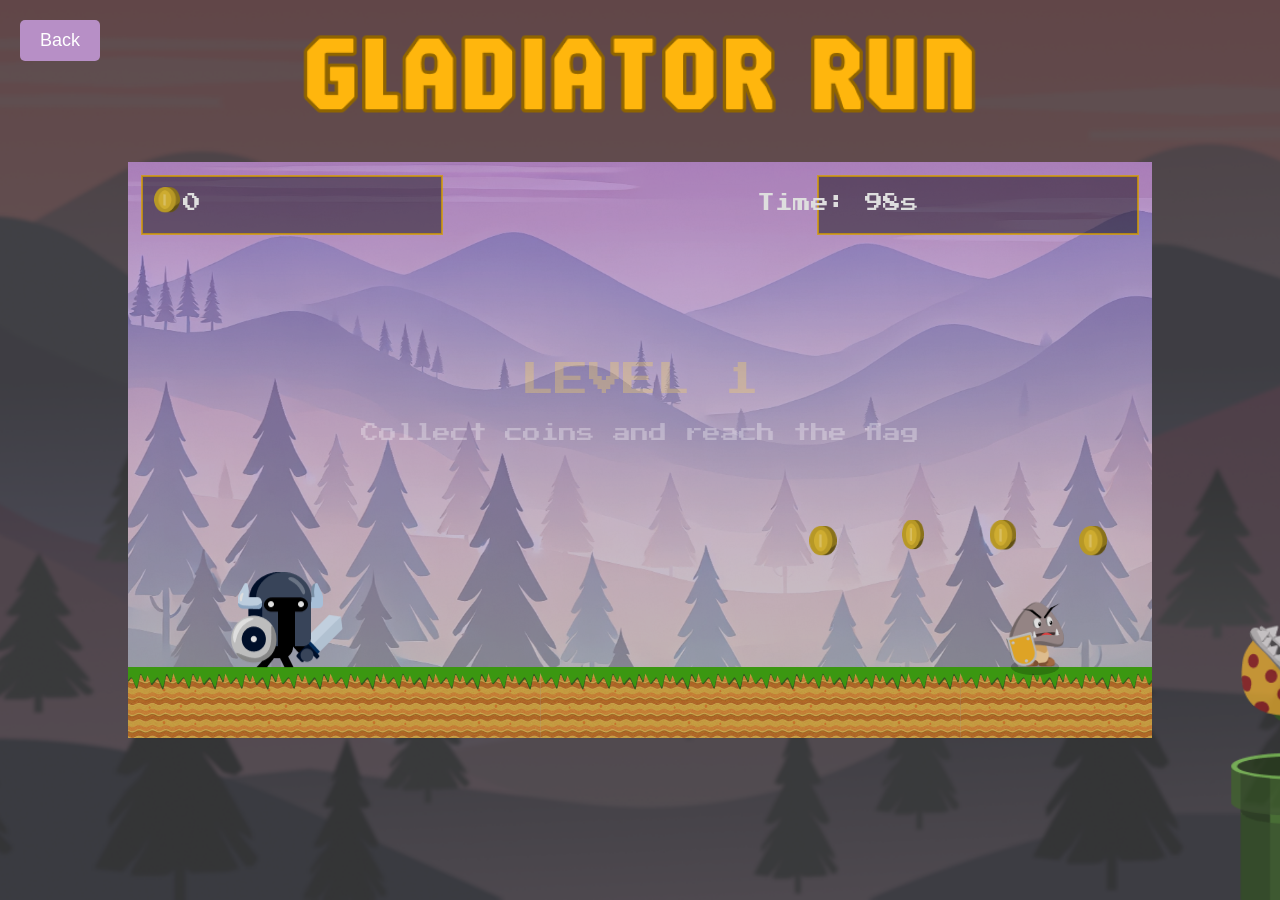
<file: GLADIATOR_RUN/index.html>
<!DOCTYPE html>
<html>
  <head>
    <meta charset="UTF-8" />
    <title>Gladiator Run</title>

    <link rel="stylesheet" href="./css/style.css" />

    <link
      href="https://fonts.googleapis.com/css2?family=Press+Start+2P&display=swap"
      rel="stylesheet"
    />
  </head>

  <body class="game">
    <canvas></canvas>

    <button class="backPlay" onclick="goBack()">Back</button>

    <script>
      function goBack() {
        window.location.href = "./webpage.html";
      }
    </script>

    <script type="module" src="./javascript/script.js"></script>
  </body>
</html>
</file>
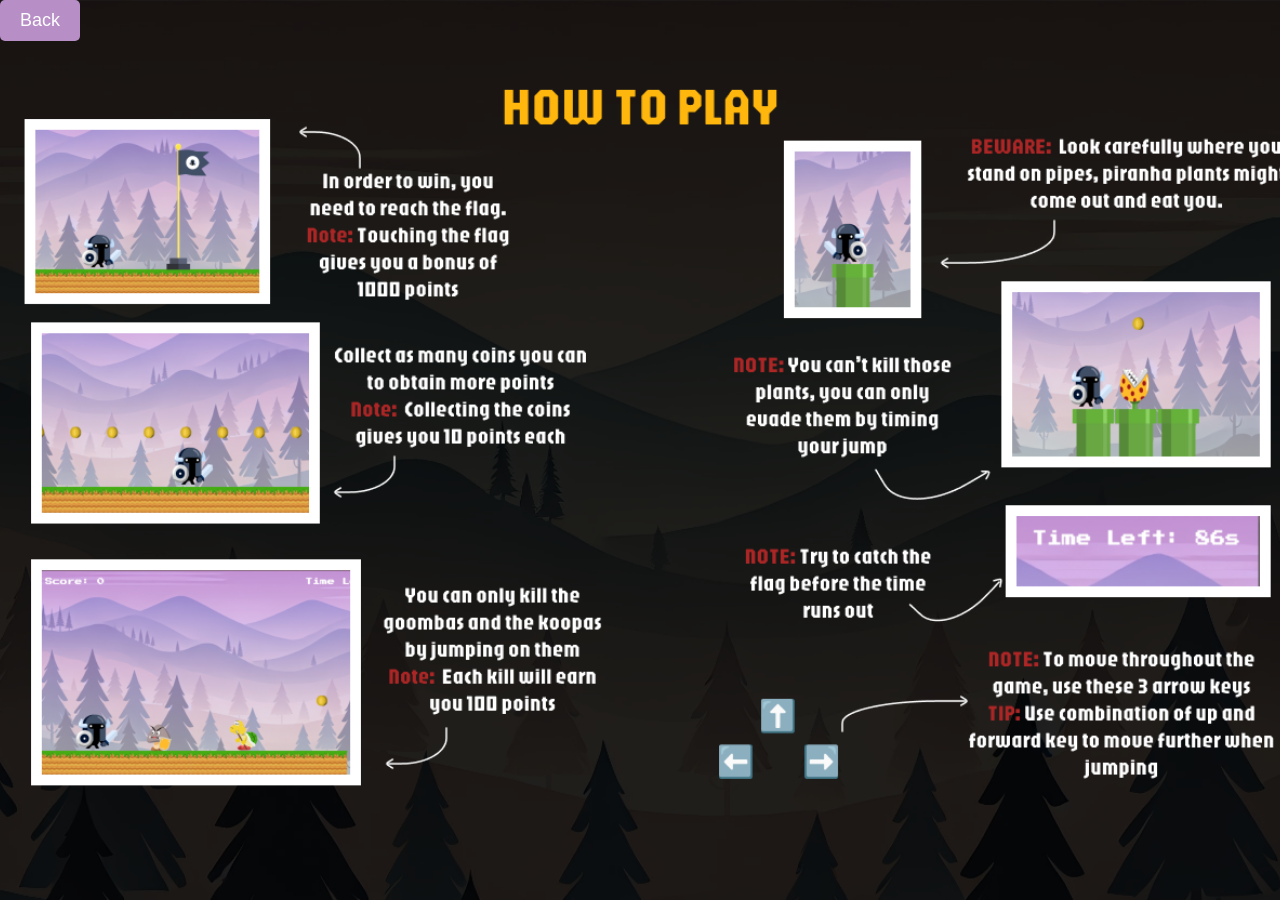
<file: GLADIATOR_RUN/howToPlay.html>
<!DOCTYPE html>
<html>
  <head>
    <meta charset="UTF-8" />
    <link rel="stylesheet" href="./css/howToPlay.css" />
  </head>

  <body class="howtoplay">
    <button class="backPlay" onclick="goBack()">Back</button>

    <script>
      function goBack() {
        window.location.href = "./webpage.html";
      }
    </script>
  </body>
</html>
</file>
<file: GLADIATOR_RUN/css/style.css>
html,
body {
  margin: 0;
  padding: 0;
  overflow: hidden;
  height: 100%;
}

.game {
  min-height: 100vh;
  background-image: url("../images/back1.png");
  background-size: cover;
  background-position: center;
  background-repeat: no-repeat;

  display: flex;
  align-items: center;
  justify-content: center;
  position: relative;
}

canvas {
  display: block;
}

.backPlay {
  position: absolute;
  top: 20px;
  left: 20px;

  padding: 10px 20px;
  font-size: 18px;
  color: white;
  background-color: #b78fc6;
  border: none;
  border-radius: 5px;
  cursor: pointer;
  transition: background-color 0.3s;
  z-index: 10;
}

.backPlay:hover {
  background-color: #1c0d26;
}
</file>
<file: GLADIATOR_RUN/css/howToPlay.css>
.howtoplay {
    background: url("../images/howtoplay2.png") no-repeat center center;
    background-size: cover;
    width: 100vw;
    min-height: 100vh;
    margin: 0;
    padding: 0;
}

.backPlay {
    padding: 10px 20px;
    font-size: 18px;
    color: white;
    background-color: #b78fc6;
    border: none;
    border-radius: 5px;
    cursor: pointer;
    transition: background-color 0.3s;
}

.backPlay:hover {
    background-color: #1c0d26; 
}
</file>
